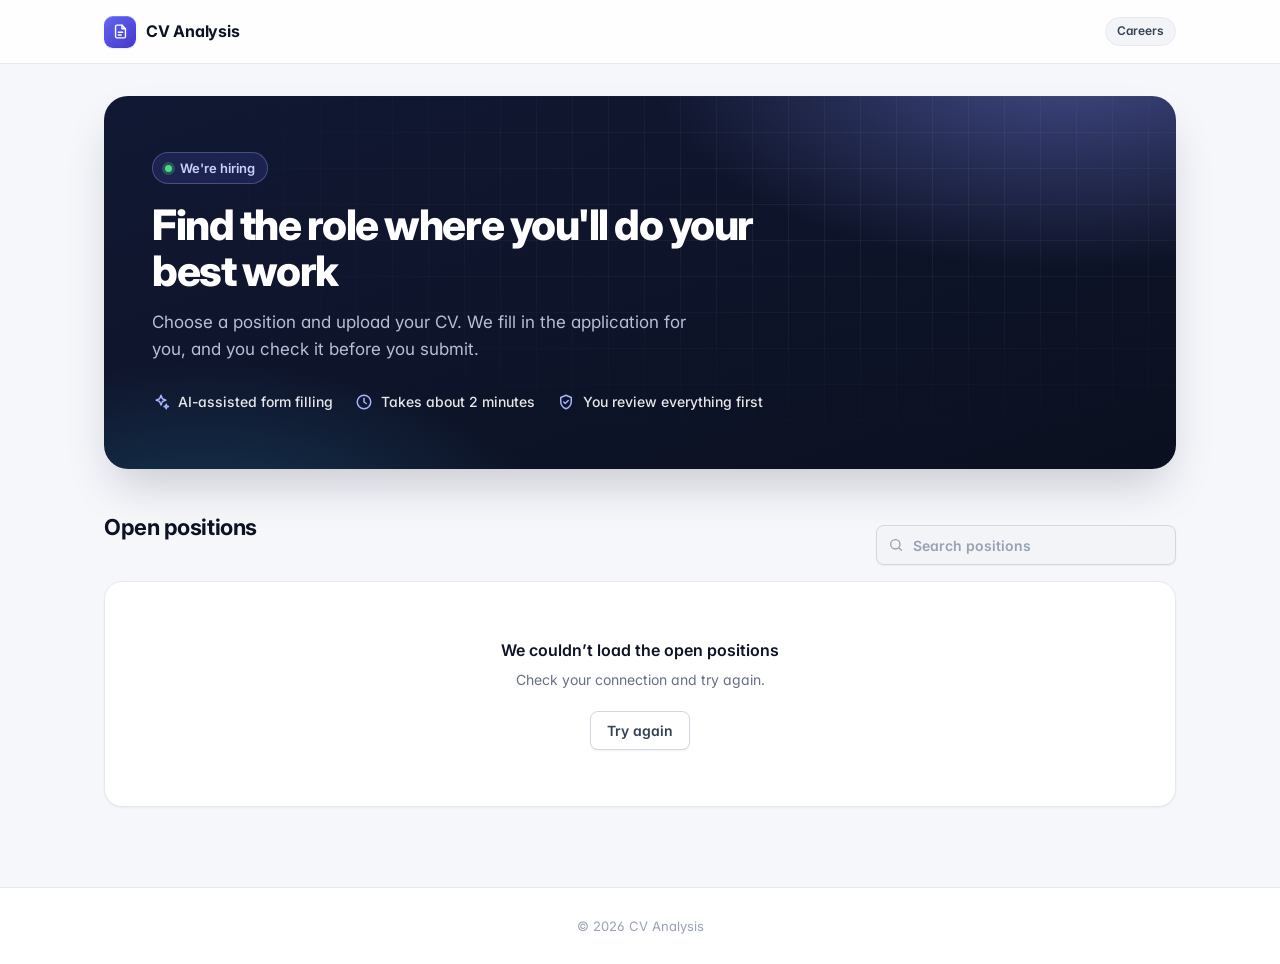
<file: frontend/index.html>
<!doctype html>
<html lang="en">

<head>
  <meta charset="utf-8">
  <meta name="viewport" content="width=device-width, initial-scale=1">
  <meta name="description" content="Browse open positions and apply in minutes. Upload your CV and we fill in the application for you.">
  <meta name="theme-color" content="#0b1020">
  <title>Careers | CV Analysis</title>
  <link rel="icon" href="data:image/svg+xml,%3Csvg xmlns='http://www.w3.org/2000/svg' viewBox='0 0 32 32'%3E%3Crect width='32' height='32' rx='8' fill='%234f46e5'/%3E%3Cpath d='M18.5 7H11a2 2 0 0 0-2 2v14a2 2 0 0 0 2 2h10a2 2 0 0 0 2-2V11.5z M18.5 7v4.5H23 M13 17h6 M13 21h4' fill='none' stroke='%23fff' stroke-width='1.8' stroke-linecap='round' stroke-linejoin='round'/%3E%3C/svg%3E">
  <link rel="preconnect" href="https://fonts.googleapis.com">
  <link rel="preconnect" href="https://fonts.gstatic.com" crossorigin>
  <link href="https://fonts.googleapis.com/css2?family=Inter:wght@400;500;600;700;800&display=swap" rel="stylesheet">
  <link rel="stylesheet" href="styles.css?v=16">
</head>

<body>
  <header class="top">
    <div class="top-inner">
      <a class="brand" href="index.html" aria-label="CV Analysis careers home">
        <span class="brand-mark" aria-hidden="true">
          <svg viewBox="0 0 24 24" fill="none" stroke="currentColor" stroke-width="2" stroke-linecap="round"
            stroke-linejoin="round">
            <path d="M14 3H7a2 2 0 0 0-2 2v14a2 2 0 0 0 2 2h10a2 2 0 0 0 2-2V8z" />
            <path d="M14 3v5h5M9 13h6M9 17h4" />
          </svg>
        </span>
        <span>CV Analysis</span>
      </a>
      <span class="tag">Careers</span>
    </div>
  </header>


  <main>
    <!-- Step 1: the list of open positions -->
    <section>
      <div class="hero">
        <div class="hero-content">
          <span class="hero-eyebrow">We're hiring</span>
          <h1>Find the role where you'll do your best work</h1>
          <p>Choose a position and upload your CV. We fill in the application for you, and you check it before you
            submit.</p>
          <ul class="hero-features">
            <li>
              <svg viewBox="0 0 24 24" fill="none" stroke="currentColor" stroke-width="2" stroke-linecap="round"
                stroke-linejoin="round" aria-hidden="true">
                <path
                  d="M12 3l1.9 4.6L18.5 9.5l-4.6 1.9L12 16l-1.9-4.6L5.5 9.5l4.6-1.9zM19 15l.8 2.2L22 18l-2.2.8L19 21l-.8-2.2L16 18l2.2-.8z" />
              </svg>
              AI-assisted form filling
            </li>
            <li>
              <svg viewBox="0 0 24 24" fill="none" stroke="currentColor" stroke-width="2" stroke-linecap="round"
                stroke-linejoin="round" aria-hidden="true">
                <circle cx="12" cy="12" r="9" />
                <path d="M12 7v5l3 2" />
              </svg>
              Takes about 2 minutes
            </li>
            <li>
              <svg viewBox="0 0 24 24" fill="none" stroke="currentColor" stroke-width="2" stroke-linecap="round"
                stroke-linejoin="round" aria-hidden="true">
                <path d="M12 3l7 3v5c0 4.5-3 8.5-7 10-4-1.5-7-5.5-7-10V6z" />
                <path d="M9 12l2 2 4-4" />
              </svg>
              You review everything first
            </li>
          </ul>
        </div>
      </div>

      <div class="list-head">
        <div>
          <h2 class="list-title">Open positions</h2>
          <p class="list-sub" id="jobs-count" aria-live="polite"></p>
        </div>
        <label class="search" for="jobs-search">
          <svg viewBox="0 0 24 24" fill="none" stroke="currentColor" stroke-width="2" stroke-linecap="round"
            stroke-linejoin="round" aria-hidden="true">
            <circle cx="11" cy="11" r="7" />
            <path d="M20 20l-3.5-3.5" />
          </svg>
          <span class="sr-only">Search positions</span>
          <input id="jobs-search" type="search" placeholder="Search positions" autocomplete="off" disabled>
        </label>
      </div>
      <div id="jobs-notice" class="notice info" role="status" hidden></div>
      <div id="jobs-list" class="job-list" aria-busy="true"></div>
    </section>
  </main>

  <footer class="foot">
    <span>&copy; <span id="year"></span> CV Analysis</span>
  </footer>

  <script src="config.js?v=16"></script>
  <script src="common.js?v=16"></script>
  <script src="careers.js?v=16"></script>
</body>

</html>
</file>
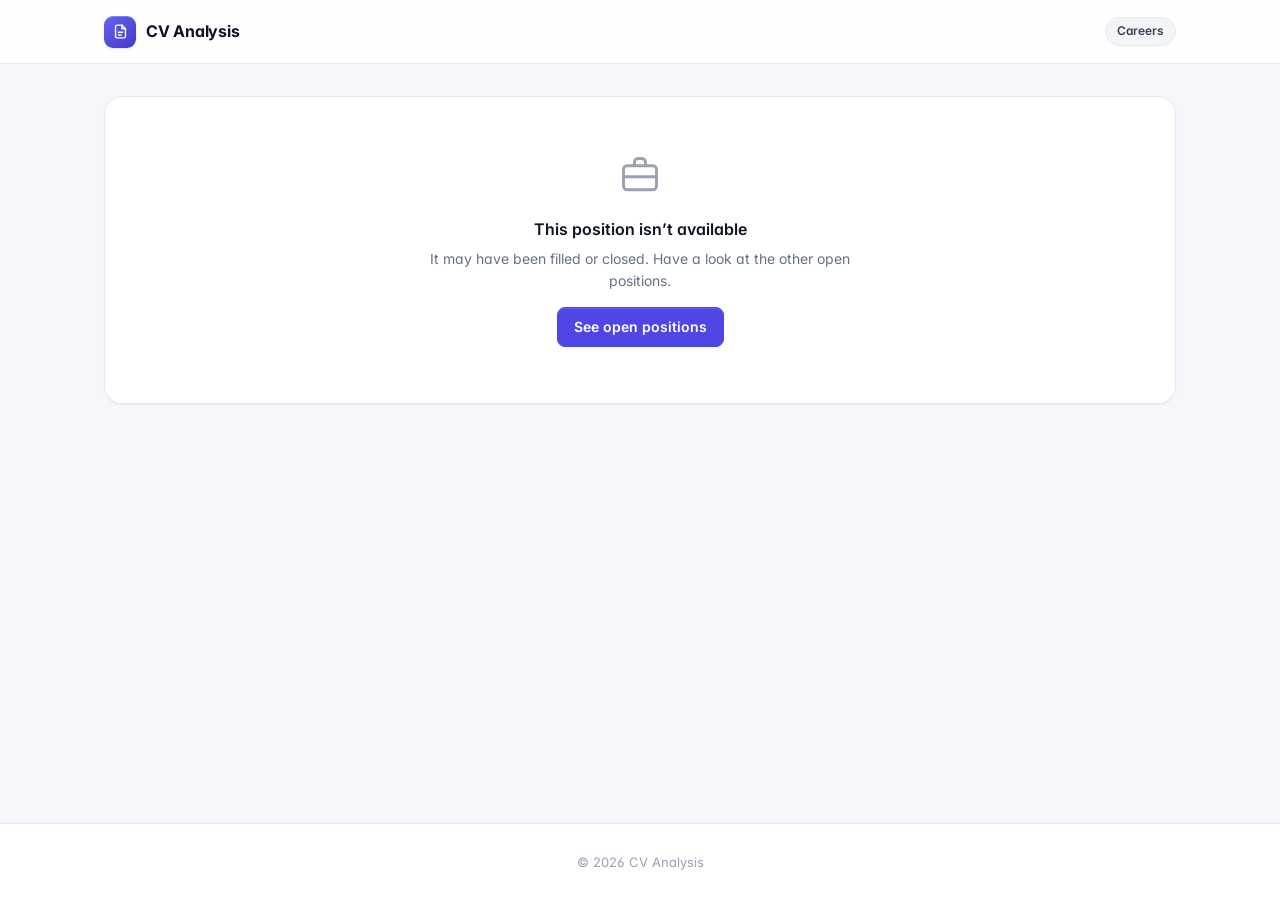
<file: frontend/apply.html>
<!doctype html>
<html lang="en">

<head>
  <meta charset="utf-8">
  <meta name="viewport" content="width=device-width, initial-scale=1">
  <meta name="description" content="Apply for a position in minutes. Upload your CV and we fill in the application for you.">
  <meta name="theme-color" content="#0b1020">
  <title>Apply | CV Analysis</title>
  <link rel="icon" href="data:image/svg+xml,%3Csvg xmlns='http://www.w3.org/2000/svg' viewBox='0 0 32 32'%3E%3Crect width='32' height='32' rx='8' fill='%234f46e5'/%3E%3Cpath d='M18.5 7H11a2 2 0 0 0-2 2v14a2 2 0 0 0 2 2h10a2 2 0 0 0 2-2V11.5z M18.5 7v4.5H23 M13 17h6 M13 21h4' fill='none' stroke='%23fff' stroke-width='1.8' stroke-linecap='round' stroke-linejoin='round'/%3E%3C/svg%3E">
  <link rel="preconnect" href="https://fonts.googleapis.com">
  <link rel="preconnect" href="https://fonts.gstatic.com" crossorigin>
  <link href="https://fonts.googleapis.com/css2?family=Inter:wght@400;500;600;700;800&display=swap" rel="stylesheet">
  <link rel="stylesheet" href="styles.css?v=16">
</head>

<body>
  <header class="top">
    <div class="top-inner">
      <a class="brand" href="index.html" aria-label="CV Analysis careers home">
        <span class="brand-mark" aria-hidden="true">
          <svg viewBox="0 0 24 24" fill="none" stroke="currentColor" stroke-width="2" stroke-linecap="round"
            stroke-linejoin="round">
            <path d="M14 3H7a2 2 0 0 0-2 2v14a2 2 0 0 0 2 2h10a2 2 0 0 0 2-2V8z" />
            <path d="M14 3v5h5M9 13h6M9 17h4" />
          </svg>
        </span>
        <span>CV Analysis</span>
      </a>
      <span class="tag">Careers</span>
    </div>
  </header>


  <main>
    <!-- Shown while the position is being loaded -->
    <section id="loading-view" class="boot">
      <span class="spinner lg" aria-hidden="true"></span>
      <span>Loading the position&hellip;</span>
    </section>

    <!-- Shown when the link has no valid position, or the position could not be loaded -->
    <section id="missing-view" hidden>
      <div class="card empty">
        <svg viewBox="0 0 24 24" fill="none" stroke="currentColor" stroke-width="1.6" stroke-linecap="round"
          stroke-linejoin="round" aria-hidden="true">
          <rect x="3" y="7" width="18" height="13" rx="2" />
          <path d="M9 7V5a2 2 0 0 1 2-2h2a2 2 0 0 1 2 2v2M3 13h18" />
        </svg>
        <p class="empty-title" id="missing-title"></p>
        <p id="missing-text"></p>
        <div class="empty-actions">
          <button type="button" class="ghost" id="retry-btn" hidden>Try again</button>
          <a class="btn" href="index.html">See open positions</a>
        </div>
      </div>
    </section>

    <!-- The application form: job summary on the left, form on the right -->
    <section id="apply-view" hidden>
      <a class="btn link-btn" id="back-btn" href="index.html">
        <svg viewBox="0 0 24 24" fill="none" stroke="currentColor" stroke-width="2" stroke-linecap="round"
          stroke-linejoin="round" aria-hidden="true">
          <path d="M15 18l-6-6 6-6" />
        </svg>
        All positions
      </a>

      <div class="apply-layout">
        <aside class="apply-aside">
          <div class="card job-summary">
            <div class="eyebrow">Applying for</div>
            <h1 id="apply-title"></h1>
            <div class="summary-label">Requirements</div>
            <p class="reqs" id="apply-reqs"></p>
          </div>

          <ol class="steps" id="steps" aria-label="Application progress">
            <li data-step="1"><span class="step-dot">1</span><span class="step-text"><strong>Upload your
                  CV</strong><small>PDF, up to 5 MB</small></span></li>
            <li data-step="2"><span class="step-dot">2</span><span class="step-text"><strong>Review your
                  details</strong><small>Check every field</small></span></li>
            <li data-step="3"><span class="step-dot">3</span><span
                class="step-text"><strong>Submit</strong><small>We'll be in touch</small></span></li>
          </ol>
        </aside>

        <div>
          <!-- Upload a CV and let the AI fill in the form -->
          <div class="card">
            <div class="card-head">
              <span class="icon-badge" aria-hidden="true">
                <svg viewBox="0 0 24 24" fill="none" stroke="currentColor" stroke-width="2" stroke-linecap="round"
                  stroke-linejoin="round">
                  <path
                    d="M12 3l1.9 4.6L18.5 9.5l-4.6 1.9L12 16l-1.9-4.6L5.5 9.5l4.6-1.9zM19 15l.8 2.2L22 18l-2.2.8L19 21l-.8-2.2L16 18l2.2-.8z" />
                </svg>
              </span>
              <div>
                <h2>Autofill from your CV <span class="optional">Optional</span></h2>
                <p class="hint">Upload your CV and we'll fill in the form and attach the file to your application.</p>
              </div>
            </div>
            <div id="drop-top" class="dropzone" tabindex="0" role="button"
              aria-label="Upload your CV to autofill the form">
              <span class="dz-icon" aria-hidden="true">
                <svg viewBox="0 0 24 24" fill="none" stroke="currentColor" stroke-width="1.8" stroke-linecap="round"
                  stroke-linejoin="round">
                  <path d="M12 16V4M7 9l5-5 5 5M4 16v2a2 2 0 0 0 2 2h12a2 2 0 0 0 2-2v-2" />
                </svg>
              </span>
              <strong>Drop your CV here to autofill the form</strong>
              <span><u>Click to browse</u> &middot; PDF only, up to 5 MB</span>
              <input type="file" id="input-top" accept="application/pdf,.pdf" hidden>
            </div>
            <div id="chip-top" class="file-chip" hidden>
              <span class="file-icon" aria-hidden="true">PDF</span>
              <span class="file-meta">
                <strong id="name-top"></strong>
                <span id="size-top"></span>
              </span>
              <span class="file-actions">
                <button type="button" class="ghost small" id="refill-btn">
                  <svg viewBox="0 0 24 24" fill="none" stroke="currentColor" stroke-width="2" stroke-linecap="round"
                    stroke-linejoin="round" aria-hidden="true">
                    <path d="M20 11a8 8 0 1 0-2.3 5.7M20 4v7h-7" />
                  </svg>
                  Refill form
                </button>
                <button type="button" class="ghost small danger" id="remove-top">Remove</button>
              </span>
            </div>
            <div id="fill-notice" class="notice info" role="status" aria-live="polite" hidden></div>
          </div>

          <form id="apply-form" class="card" novalidate>
            <div class="card-head">
              <span class="icon-badge" aria-hidden="true">
                <svg viewBox="0 0 24 24" fill="none" stroke="currentColor" stroke-width="2" stroke-linecap="round"
                  stroke-linejoin="round">
                  <circle cx="12" cy="8" r="4" />
                  <path d="M4 21a8 8 0 0 1 16 0" />
                </svg>
              </span>
              <div>
                <h2>Your details</h2>
                <p class="hint">Fields marked with <span class="req">*</span> are required.</p>
              </div>
            </div>

            <fieldset class="group">
              <legend>Contact</legend>
              <div class="grid">
                <div class="full">
                  <label for="full_name">Full name <span class="req">*</span></label>
                  <input id="full_name" name="full_name" required autocomplete="name" maxlength="120">
                </div>
                <div>
                  <label for="email">Email <span class="req">*</span></label>
                  <input id="email" name="email" type="email" required autocomplete="email" maxlength="160">
                </div>
                <div>
                  <label for="phone">Phone <span class="req">*</span></label>
                  <input id="phone" name="phone" type="tel" required autocomplete="tel" maxlength="40">
                </div>
              </div>
            </fieldset>

            <fieldset class="group">
              <legend>Experience</legend>
              <div class="grid">
                <div>
                  <label for="current_title">Current job title</label>
                  <input id="current_title" name="current_title" autocomplete="organization-title" maxlength="120">
                </div>
                <div>
                  <label for="years_experience">Years of experience</label>
                  <input id="years_experience" name="years_experience" type="number" min="0" max="60" step="0.1"
                    inputmode="decimal">
                </div>
              </div>
            </fieldset>

            <fieldset class="group">
              <legend>Education</legend>
              <div class="grid">
                <div class="full">
                  <label for="university">University</label>
                  <input id="university" name="university" maxlength="160">
                </div>
                <div>
                  <label for="degree">Degree</label>
                  <input id="degree" name="degree" maxlength="120">
                </div>
                <div>
                  <label for="graduation_year">Graduation year</label>
                  <input id="graduation_year" name="graduation_year" type="number" min="1950" max="2100" step="1"
                    inputmode="numeric">
                </div>
              </div>
            </fieldset>

            <fieldset class="group">
              <legend>Skills</legend>
              <label for="skills" class="sr-only">Skills</label>
              <textarea id="skills" name="skills" placeholder="e.g. Python, SQL, project management"></textarea>
            </fieldset>

            <hr class="divider">

            <!-- Attach the CV without touching the form -->
            <div class="card-head">
              <span class="icon-badge" aria-hidden="true">
                <svg viewBox="0 0 24 24" fill="none" stroke="currentColor" stroke-width="2" stroke-linecap="round"
                  stroke-linejoin="round">
                  <path
                    d="M21 12.5l-8.6 8.6a5.5 5.5 0 0 1-7.8-7.8l9-9a3.7 3.7 0 0 1 5.2 5.2l-9 9a1.8 1.8 0 0 1-2.6-2.6l8.3-8.3" />
                </svg>
              </span>
              <div>
                <h2>CV attachment <span class="req">*</span></h2>
                <p class="hint" id="attach-hint">Filled in the form yourself? Attach your CV here. It is sent with your
                  application and doesn't change the form.</p>
              </div>
            </div>
            <div id="drop-bottom" class="dropzone compact" tabindex="0" role="button" aria-label="Attach your CV">
              <span class="dz-icon" aria-hidden="true">
                <svg viewBox="0 0 24 24" fill="none" stroke="currentColor" stroke-width="1.8" stroke-linecap="round"
                  stroke-linejoin="round">
                  <path d="M12 16V4M7 9l5-5 5 5M4 16v2a2 2 0 0 0 2 2h12a2 2 0 0 0 2-2v-2" />
                </svg>
              </span>
              <strong>Drop your CV here to attach it</strong>
              <span><u>Click to browse</u> &middot; PDF only, up to 5 MB</span>
              <input type="file" id="input-bottom" accept="application/pdf,.pdf" hidden>
            </div>
            <div id="chip-bottom" class="file-chip" hidden>
              <span class="file-icon" aria-hidden="true">PDF</span>
              <span class="file-meta">
                <strong id="name-bottom"></strong>
                <span id="size-bottom"></span>
              </span>
              <span class="file-actions">
                <button type="button" class="ghost small danger" id="remove-bottom">Remove</button>
              </span>
            </div>
            <div id="apply-notice" class="notice info" role="status" aria-live="polite" hidden></div>

            <div class="form-footer">
              <p class="fine">By submitting, you agree that we store your details and CV to review your application.
              </p>
              <button type="submit" class="large" id="submit-btn">Submit application</button>
            </div>
          </form>
        </div>
      </div>
    </section>

    <!-- Confirmation after a successful submit -->
    <section id="done-view" hidden>
      <div class="card done">
        <div class="done-icon" aria-hidden="true">
          <svg viewBox="0 0 24 24" fill="none" stroke="currentColor" stroke-width="2.5" stroke-linecap="round"
            stroke-linejoin="round">
            <path d="M5 12.5l4.5 4.5L19 7.5" />
          </svg>
        </div>
        <h1>Application received</h1>
        <p>Thank you for applying<span id="done-job"></span>. Our team will review your application and get back to
          you by email.</p>
        <a class="btn" id="done-btn" href="index.html">Browse more positions</a>
      </div>
    </section>
  </main>

  <footer class="foot">
    <span>&copy; <span id="year"></span> CV Analysis</span>
  </footer>

  <script src="config.js?v=16"></script>
  <script src="common.js?v=16"></script>
  <script src="apply.js?v=16"></script>
</body>

</html>
</file>
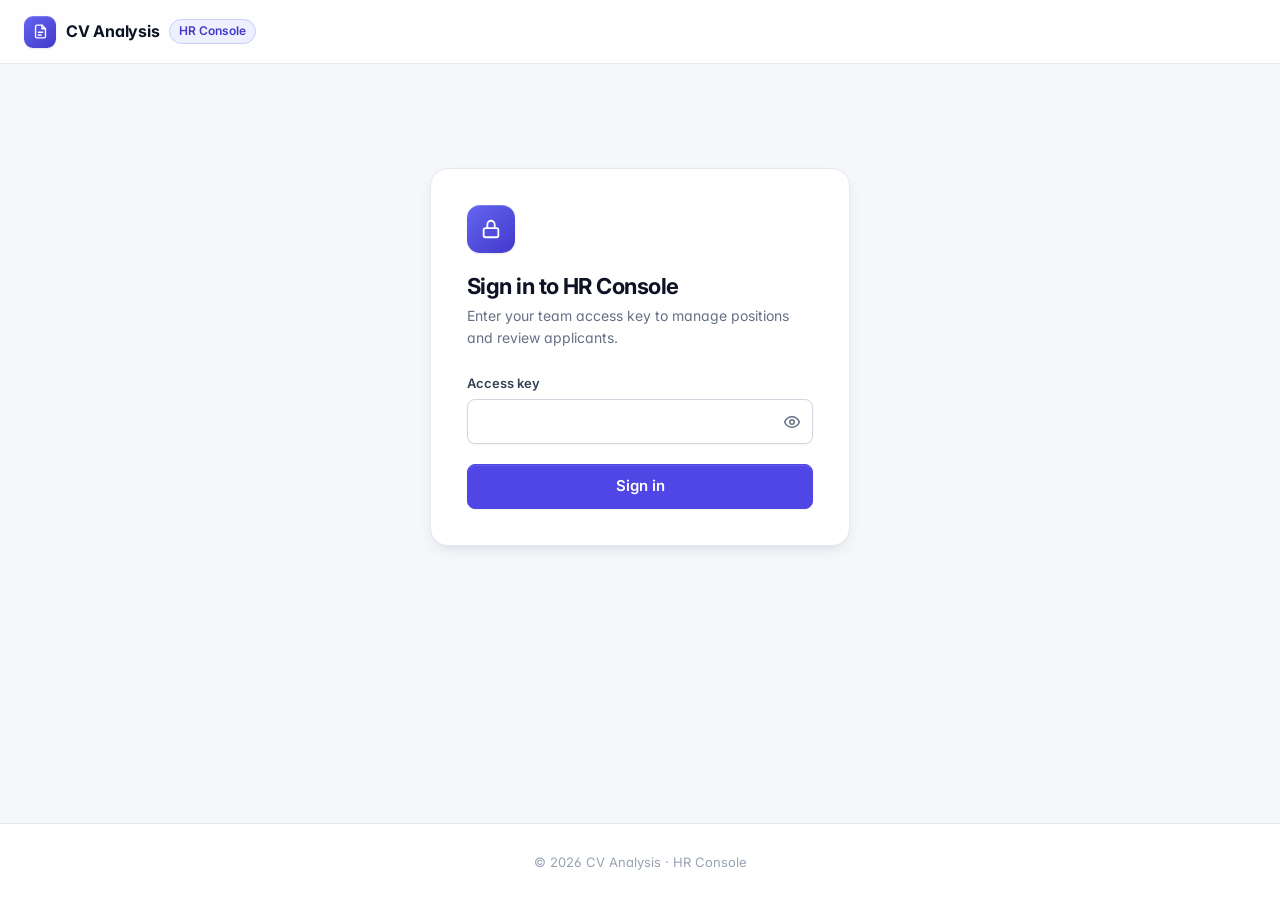
<file: frontend/hr.html>
<!doctype html>
<html lang="en">

<head>
  <meta charset="utf-8">
  <meta name="viewport" content="width=device-width, initial-scale=1">
  <meta name="robots" content="noindex, nofollow">
  <meta name="theme-color" content="#0b1020">
  <title>HR Console | CV Analysis</title>
  <link rel="icon"
    href="data:image/svg+xml,%3Csvg xmlns='http://www.w3.org/2000/svg' viewBox='0 0 32 32'%3E%3Crect width='32' height='32' rx='8' fill='%234f46e5'/%3E%3Cpath d='M18.5 7H11a2 2 0 0 0-2 2v14a2 2 0 0 0 2 2h10a2 2 0 0 0 2-2V11.5z M18.5 7v4.5H23 M13 17h6 M13 21h4' fill='none' stroke='%23fff' stroke-width='1.8' stroke-linecap='round' stroke-linejoin='round'/%3E%3C/svg%3E">
  <link rel="preconnect" href="https://fonts.googleapis.com">
  <link rel="preconnect" href="https://fonts.gstatic.com" crossorigin>
  <link href="https://fonts.googleapis.com/css2?family=Inter:wght@400;500;600;700;800&display=swap" rel="stylesheet">
  <link rel="stylesheet" href="styles.css?v=16">
</head>

<body>
  <header class="top">
    <div class="top-inner wide">
      <span class="brand">
        <span class="brand-mark" aria-hidden="true">
          <svg viewBox="0 0 24 24" fill="none" stroke="currentColor" stroke-width="2" stroke-linecap="round"
            stroke-linejoin="round">
            <path d="M14 3H7a2 2 0 0 0-2 2v14a2 2 0 0 0 2 2h10a2 2 0 0 0 2-2V8z" />
            <path d="M14 3v5h5M9 13h6M9 17h4" />
          </svg>
        </span>
        <span>CV Analysis</span>
        <small>HR Console</small>
      </span>
      <span class="top-actions">
        <button type="button" class="ghost small" id="logout-btn" hidden>
          <svg viewBox="0 0 24 24" fill="none" stroke="currentColor" stroke-width="2" stroke-linecap="round"
            stroke-linejoin="round" aria-hidden="true">
            <path d="M15 4h3a2 2 0 0 1 2 2v12a2 2 0 0 1-2 2h-3M10 17l-5-5 5-5M5 12h11" />
          </svg>
          Sign out
        </button>
      </span>
    </div>
  </header>

  <!-- Session check (shown while a saved key is verified) -->
  <main id="boot-view" class="boot" hidden>
    <span class="spinner lg" aria-hidden="true"></span>
    <span>Restoring your session&hellip;</span>
  </main>

  <!-- Login -->
  <main id="login-view">
    <form id="login-form" class="card login">
      <span class="brand-mark lg" aria-hidden="true">
        <svg viewBox="0 0 24 24" fill="none" stroke="currentColor" stroke-width="2" stroke-linecap="round"
          stroke-linejoin="round">
          <rect x="4" y="11" width="16" height="10" rx="2" />
          <path d="M8 11V7a4 4 0 0 1 8 0v4" />
        </svg>
      </span>
      <h1>Sign in to HR Console</h1>
      <p class="hint">Enter your team access key to manage positions and review applicants.</p>
      <label for="hr-key">Access key</label>
      <div class="password">
        <input id="hr-key" type="password" autocomplete="current-password" required spellcheck="false">
        <button type="button" class="icon-btn" id="toggle-key" aria-label="Show access key" aria-pressed="false">
          <svg viewBox="0 0 24 24" fill="none" stroke="currentColor" stroke-width="2" stroke-linecap="round"
            stroke-linejoin="round" aria-hidden="true">
            <path d="M2 12s3.5-7 10-7 10 7 10 7-3.5 7-10 7S2 12 2 12z" />
            <circle cx="12" cy="12" r="3" />
          </svg>
        </button>
      </div>
      <div id="login-notice" class="notice error" role="alert" hidden></div>
      <button type="submit" class="large block" id="login-btn">Sign in</button>
    </form>
  </main>

  <!-- Dashboard -->
  <main id="dash-view" class="wide" hidden>
    <div class="layout">
      <!-- Positions bar: title, "New" button, one chip per position, and a filter -->
      <section class="positions-bar">
        <div class="positions-head">
          <div>
            <div class="panel-title">Positions</div>
            <div class="sub" id="job-count"></div>
          </div>
          <button type="button" class="small" id="new-job-btn">
            <svg viewBox="0 0 24 24" fill="none" stroke="currentColor" stroke-width="2.4" stroke-linecap="round"
              stroke-linejoin="round" aria-hidden="true">
              <path d="M12 5v14M5 12h14" />
            </svg>
            New
          </button>
        </div>
        <label class="search" for="job-search">
          <svg viewBox="0 0 24 24" fill="none" stroke="currentColor" stroke-width="2" stroke-linecap="round"
            stroke-linejoin="round" aria-hidden="true">
            <circle cx="11" cy="11" r="7" />
            <path d="M20 20l-3.5-3.5" />
          </svg>
          <span class="sr-only">Filter positions</span>
          <input id="job-search" type="search" placeholder="Filter positions" autocomplete="off">
        </label>
        <nav id="job-list" class="job-nav" aria-label="Positions"></nav>
      </section>

      <section class="content">
        <!-- Shown until a position is picked -->
        <div id="empty-state" class="card empty">
          <svg viewBox="0 0 24 24" fill="none" stroke="currentColor" stroke-width="1.6" stroke-linecap="round"
            stroke-linejoin="round" aria-hidden="true">
            <circle cx="9" cy="8" r="3.5" />
            <path d="M2.5 20a6.5 6.5 0 0 1 13 0M16 4.6a3.5 3.5 0 0 1 0 6.8M18 14.5a6.5 6.5 0 0 1 3.5 5.5" />
          </svg>
          <p class="empty-title">Select a position</p>
          <p>Choose a position above to see its applicants, or create a new one.</p>
        </div>

        <!-- The selected position and its applicants -->
        <div id="job-panel" hidden>
          <div class="toolbar">
            <div class="toolbar-text">
              <div class="eyebrow">Position</div>
              <h1 id="panel-title"></h1>
              <p class="reqs clamp" id="panel-reqs"></p>
              <button type="button" class="link-btn small" id="reqs-toggle" hidden>Show full requirements</button>
            </div>
            <div class="toolbar-actions">
              <button type="button" class="ghost" id="refresh-btn" aria-label="Refresh applicants">
                <svg viewBox="0 0 24 24" fill="none" stroke="currentColor" stroke-width="2" stroke-linecap="round"
                  stroke-linejoin="round" aria-hidden="true">
                  <path d="M20 11a8 8 0 1 0-2.3 5.7M20 4v7h-7" />
                </svg>
                Refresh
              </button>
              <button type="button" id="screen-btn" disabled>
                <svg viewBox="0 0 24 24" fill="none" stroke="currentColor" stroke-width="2" stroke-linecap="round"
                  stroke-linejoin="round" aria-hidden="true">
                  <path
                    d="M12 3l1.9 4.6L18.5 9.5l-4.6 1.9L12 16l-1.9-4.6L5.5 9.5l4.6-1.9zM19 15l.8 2.2L22 18l-2.2.8L19 21l-.8-2.2L16 18l2.2-.8z" />
                </svg>
                Screen with AI
              </button>
            </div>
          </div>

          <!-- Stat cards: clicking one filters the table -->
          <div class="stats" id="stats">
            <button type="button" class="stat all" data-filter="all">
              <span class="stat-label">All applicants</span><span class="stat-value" id="stat-total">&ndash;</span>
            </button>
            <button type="button" class="stat accepted" data-filter="accepted">
              <span class="stat-label">Accepted</span><span class="stat-value" id="stat-accepted">&ndash;</span>
            </button>
            <button type="button" class="stat rejected" data-filter="rejected">
              <span class="stat-label">Rejected</span><span class="stat-value" id="stat-rejected">&ndash;</span>
            </button>
            <button type="button" class="stat pending" data-filter="pending">
              <span class="stat-label">Not screened</span><span class="stat-value" id="stat-pending">&ndash;</span>
            </button>
          </div>

          <div id="panel-notice" class="notice info" role="status" aria-live="polite" hidden></div>

          <div class="card table-card">
            <div class="table-tools">
              <div class="segmented" role="group" aria-label="Filter by result" id="filters">
                <button type="button" data-filter="all" class="all active" aria-pressed="true">
                  All <span class="seg-count" data-count="all">0</span>
                </button>
                <button type="button" data-filter="accepted" class="accepted" aria-pressed="false">
                  Accepted <span class="seg-count" data-count="accepted">0</span>
                </button>
                <button type="button" data-filter="rejected" class="rejected" aria-pressed="false">
                  Rejected <span class="seg-count" data-count="rejected">0</span>
                </button>
                <button type="button" data-filter="pending" class="pending" aria-pressed="false">
                  Not screened <span class="seg-count" data-count="pending">0</span>
                </button>
              </div>
              <label class="search" for="cand-search">
                <svg viewBox="0 0 24 24" fill="none" stroke="currentColor" stroke-width="2" stroke-linecap="round"
                  stroke-linejoin="round" aria-hidden="true">
                  <circle cx="11" cy="11" r="7" />
                  <path d="M20 20l-3.5-3.5" />
                </svg>
                <span class="sr-only">Search applicants</span>
                <input id="cand-search" type="search" placeholder="Search name, email, skills" autocomplete="off">
              </label>
            </div>
            <div class="table-wrap">
              <table>
                <thead>
                  <tr>
                    <th scope="col" class="col-num">No.</th>
                    <th scope="col">Candidate</th>
                    <th scope="col">Profile</th>
                    <th scope="col">Result</th>
                    <th scope="col">AI reasoning</th>
                    <th scope="col"><span class="sr-only">CV</span></th>
                  </tr>
                </thead>
                <tbody id="cand-body"></tbody>
              </table>
            </div>
          </div>
        </div>
      </section>
    </div>
  </main>

  <!-- New position dialog -->
  <dialog id="job-dialog" aria-labelledby="job-dialog-title">
    <form id="job-form" novalidate>
      <div class="dialog-head">
        <div>
          <h2 id="job-dialog-title">New position</h2>
          <p class="hint">It is published on the careers page right away.</p>
        </div>
        <button type="button" class="icon-btn" id="job-cancel-x" aria-label="Close">
          <svg viewBox="0 0 24 24" fill="none" stroke="currentColor" stroke-width="2" stroke-linecap="round"
            stroke-linejoin="round" aria-hidden="true">
            <path d="M6 6l12 12M18 6L6 18" />
          </svg>
        </button>
      </div>
      <div class="dialog-body">
        <label for="job-title">Job title <span class="req">*</span></label>
        <input id="job-title" required maxlength="140" placeholder="e.g. Senior Backend Engineer">
        <label for="job-reqs" class="mt">Requirements <span class="req">*</span></label>
        <textarea id="job-reqs" required rows="6"
          placeholder="List the skills, experience and education you are looking for. The AI screening compares applicants against this text."></textarea>
        <div id="job-notice" class="notice error" role="alert" hidden></div>
      </div>
      <div class="dialog-foot">
        <button type="button" class="ghost" id="job-cancel">Cancel</button>
        <button type="submit" id="job-btn">Publish position</button>
      </div>
    </form>
  </dialog>

  <footer class="foot">
    <span>&copy; <span id="year"></span> CV Analysis &middot; HR Console</span>
  </footer>

  <script src="config.js?v=16"></script>
  <script src="common.js?v=16"></script>
  <script src="hr.js?v=16"></script>
</body>

</html>
</file>
<file: frontend/styles.css>
/* =========================================================
   CV Analysis: shared styles for the careers page and HR console
   ========================================================= */

/* ---------- Tokens ---------- */
:root {
  --bg: #f6f7fb;
  --surface: #ffffff;
  --surface-2: #f9fafc;
  --surface-3: #f2f4f8;
  --border: #e6e9f0;
  --border-strong: #d2d7e2;
  --text: #0d1324;
  --text-2: #344054;
  --muted: #667085;
  --subtle: #98a2b3;

  --accent: #4f46e5;
  --accent-hover: #4338ca;
  --accent-soft: #eef0ff;
  --accent-border: #c9ccfb;
  --ring: 0 0 0 4px rgba(79, 70, 229, 0.18);

  --ok: #067647;
  --ok-solid: #12b76a;
  --ok-soft: #ecfdf3;
  --ok-border: #abefc6;
  --bad: #b42318;
  --bad-solid: #f04438;
  --bad-soft: #fef3f2;
  --bad-border: #fecdca;
  --warn: #93370d;
  --warn-soft: #fffaeb;
  --warn-border: #fedf89;
  --info: #3538cd;
  --info-soft: #eef4ff;
  --info-border: #c7d7fe;

  --radius-lg: 18px;
  --radius: 12px;
  --radius-sm: 8px;

  --shadow-xs: 0 1px 2px rgba(16, 24, 40, 0.05);
  --shadow-sm: 0 1px 3px rgba(16, 24, 40, 0.07), 0 1px 2px rgba(16, 24, 40, 0.04);
  --shadow-md: 0 6px 16px -4px rgba(16, 24, 40, 0.1), 0 2px 4px -2px rgba(16, 24, 40, 0.05);
  --shadow-lg: 0 24px 48px -12px rgba(16, 24, 40, 0.22);

  --header-h: 64px;
  --font: "Inter", -apple-system, BlinkMacSystemFont, "Segoe UI", Roboto, "Helvetica Neue", Arial, sans-serif;
}

/* ---------- Base ---------- */
*, *::before, *::after { box-sizing: border-box; }
[hidden] { display: none !important; }

html { -webkit-text-size-adjust: 100%; scroll-padding-top: calc(var(--header-h) + 16px); }
body {
  margin: 0;
  min-height: 100vh;
  display: flex;
  flex-direction: column;
  background: var(--bg);
  color: var(--text);
  font: 15px/1.55 var(--font);
  font-feature-settings: "cv11", "ss01";
  -webkit-font-smoothing: antialiased;
  -moz-osx-font-smoothing: grayscale;
}
::selection { background: rgba(79, 70, 229, 0.18); }
a { color: var(--accent); }
svg { flex: none; }

.sr-only {
  position: absolute !important; width: 1px; height: 1px; padding: 0; margin: -1px;
  overflow: hidden; clip: rect(0, 0, 0, 0); white-space: nowrap; border: 0;
}

@media (prefers-reduced-motion: reduce) {
  *, *::before, *::after { animation-duration: 0.01ms !important; animation-iteration-count: 1 !important; transition-duration: 0.01ms !important; scroll-behavior: auto !important; }
}

/* ---------- Header and footer ---------- */
header.top {
  position: sticky;
  top: 0;
  z-index: 20;
  height: var(--header-h);
  background: rgba(255, 255, 255, 0.85);
  -webkit-backdrop-filter: saturate(180%) blur(12px);
  backdrop-filter: saturate(180%) blur(12px);
  border-bottom: 1px solid var(--border);
}
.top-inner {
  height: 100%;
  max-width: 1120px;
  margin: 0 auto;
  padding: 0 24px;
  display: flex;
  align-items: center;
  justify-content: space-between;
  gap: 12px;
}
.top-inner.wide { max-width: 1600px; }

.brand {
  display: inline-flex; align-items: center; gap: 10px;
  font-weight: 700; font-size: 16px; letter-spacing: -0.015em;
  color: var(--text); text-decoration: none;
}
.brand-mark {
  width: 32px; height: 32px; border-radius: 9px;
  display: inline-grid; place-items: center;
  background: linear-gradient(140deg, #6366f1 0%, #4338ca 100%);
  color: #fff;
  box-shadow: 0 1px 2px rgba(16, 24, 40, 0.1), inset 0 1px 0 rgba(255, 255, 255, 0.2);
}
.brand-mark svg { width: 17px; height: 17px; }
.brand-mark.lg { width: 48px; height: 48px; border-radius: 13px; }
.brand-mark.lg svg { width: 22px; height: 22px; }
.brand small {
  font-weight: 600; font-size: 12px; color: var(--accent-hover);
  background: var(--accent-soft); border: 1px solid var(--accent-border);
  padding: 2px 9px; border-radius: 999px; letter-spacing: 0;
}
.top-actions { display: flex; align-items: center; gap: 12px; }
.tag {
  font-size: 12px; font-weight: 600; color: var(--text-2);
  background: var(--surface-3); border: 1px solid var(--border);
  padding: 4px 11px; border-radius: 999px;
}

footer.foot {
  margin-top: auto;
  padding: 28px 16px;
  text-align: center;
  color: var(--subtle);
  font-size: 13px;
  border-top: 1px solid var(--border);
  background: var(--surface);
}

/* ---------- Layout and type ---------- */
main { width: 100%; max-width: 1120px; margin: 0 auto; padding: 32px 24px 64px; }
main.wide { max-width: 1600px; }

h1 { font-size: 28px; line-height: 1.2; margin: 0 0 8px; letter-spacing: -0.025em; font-weight: 700; }
h2 { font-size: 17px; line-height: 1.35; margin: 0 0 4px; letter-spacing: -0.015em; font-weight: 650; }
h3 { font-size: 16px; line-height: 1.4; margin: 0 0 4px; font-weight: 600; }
.mt { margin-top: 16px; }
.hint { color: var(--muted); font-size: 14px; margin: 0; }
.sub { color: var(--muted); font-size: 13px; font-weight: 400; }
.strong { font-weight: 600; color: var(--text); }
.req { color: var(--bad-solid); }
.eyebrow { font-size: 12px; font-weight: 600; text-transform: uppercase; letter-spacing: 0.08em; color: var(--accent); margin-bottom: 6px; }
.reqs { white-space: pre-line; color: var(--text-2); font-size: 14px; line-height: 1.65; margin: 0; overflow-wrap: anywhere; }
.reqs.clamp { display: -webkit-box; -webkit-line-clamp: 3; line-clamp: 3; -webkit-box-orient: vertical; overflow: hidden; }

/* ---------- Cards ---------- */
.card {
  background: var(--surface);
  border: 1px solid var(--border);
  border-radius: var(--radius-lg);
  box-shadow: var(--shadow-xs);
  padding: 24px;
  margin-bottom: 16px;
}
.card-head { display: flex; align-items: flex-start; gap: 14px; margin-bottom: 18px; }
.card-head > div { min-width: 0; }
.card-head h2 { margin: 0 0 2px; }
.icon-badge {
  flex: none; width: 40px; height: 40px; border-radius: 11px;
  display: grid; place-items: center;
  background: var(--accent-soft); color: var(--accent);
  border: 1px solid var(--accent-border);
}
.icon-badge svg { width: 19px; height: 19px; }

.empty { text-align: center; padding: 56px 24px; color: var(--muted); }
.empty svg { width: 44px; height: 44px; color: var(--subtle); margin-bottom: 14px; }
.empty p { margin: 0 auto 4px; max-width: 420px; font-size: 14px; }
.empty .empty-title { font-size: 16px; font-weight: 600; color: var(--text); margin-bottom: 6px; }
.empty button { margin-top: 16px; }
.empty-actions { display: flex; justify-content: center; gap: 10px; flex-wrap: wrap; margin-top: 16px; }
.empty-actions button { margin-top: 0; }

/* ---------- Buttons ---------- */
/* .btn lets a link look exactly like a button (e.g. "Apply", which is a real link to apply.html). */
button, .btn {
  display: inline-flex; align-items: center; justify-content: center; gap: 8px;
  font: inherit;
  font-size: 14px;
  font-weight: 600;
  line-height: 1.25;
  border: 1px solid var(--accent);
  border-radius: var(--radius-sm);
  padding: 10px 16px;
  cursor: pointer;
  background: var(--accent);
  color: #fff;
  box-shadow: var(--shadow-xs), inset 0 1px 0 rgba(255, 255, 255, 0.12);
  transition: background-color 0.15s, border-color 0.15s, color 0.15s, box-shadow 0.15s, transform 0.06s;
  white-space: nowrap;
  text-decoration: none;
}
button svg, .btn svg { width: 16px; height: 16px; }
button:hover, .btn:hover { background: var(--accent-hover); border-color: var(--accent-hover); }
button:active, .btn:active { transform: translateY(1px); }
button:focus-visible, .btn:focus-visible { outline: none; box-shadow: var(--ring); }
button:disabled { opacity: 0.5; cursor: not-allowed; transform: none; }
button.ghost { background: var(--surface); color: var(--text-2); border-color: var(--border-strong); box-shadow: var(--shadow-xs); }
button.ghost:hover:not(:disabled) { background: var(--surface-2); color: var(--text); border-color: #b9c0cf; }
button.ghost.danger:hover:not(:disabled) { color: var(--bad); border-color: var(--bad-border); background: var(--bad-soft); }
button.small { padding: 7px 12px; font-size: 13px; }
button.small svg { width: 14px; height: 14px; }
button.large { padding: 12px 22px; font-size: 15px; }
button.block { width: 100%; }
.link-btn, button.link-btn {
  background: none; border: 0; box-shadow: none; padding: 6px 2px; color: var(--muted); font-weight: 500;
}
.link-btn:hover, button.link-btn:hover { background: none; color: var(--accent); }
.link-btn.small { padding: 4px 0; font-size: 13px; color: var(--accent); }
.icon-btn, button.icon-btn {
  width: 36px; height: 36px; padding: 0; border-radius: var(--radius-sm);
  background: transparent; border-color: transparent; color: var(--muted); box-shadow: none;
}
.icon-btn:hover, button.icon-btn:hover { background: var(--surface-3); border-color: transparent; color: var(--text); }
.icon-btn svg { width: 18px; height: 18px; }

/* ---------- Forms ---------- */
label { display: block; font-size: 13px; font-weight: 600; margin-bottom: 6px; color: var(--text-2); }
input, textarea {
  width: 100%;
  font: inherit;
  font-size: 15px;
  padding: 10px 13px;
  border: 1px solid var(--border-strong);
  border-radius: var(--radius-sm);
  background: var(--surface);
  color: var(--text);
  box-shadow: var(--shadow-xs);
  transition: border-color 0.15s, box-shadow 0.15s;
}
input::placeholder, textarea::placeholder { color: var(--subtle); }
input:hover, textarea:hover { border-color: #b9c0cf; }
input:focus, textarea:focus { outline: none; border-color: var(--accent); box-shadow: var(--ring); }
input:user-invalid, textarea:user-invalid { border-color: var(--bad-solid); }
input:user-invalid:focus, textarea:user-invalid:focus { box-shadow: 0 0 0 4px rgba(240, 68, 56, 0.15); }
input:disabled { background: var(--surface-3); cursor: not-allowed; }
textarea { resize: vertical; min-height: 96px; line-height: 1.55; }
input[type="number"] { -moz-appearance: textfield; appearance: textfield; }
input[type="number"]::-webkit-inner-spin-button, input[type="number"]::-webkit-outer-spin-button { -webkit-appearance: none; margin: 0; }

.grid { display: grid; grid-template-columns: 1fr 1fr; gap: 16px 18px; }
.grid .full { grid-column: 1 / -1; }

fieldset.group { border: 0; margin: 0; padding: 20px 0 0; border-top: 1px solid var(--border); }
fieldset.group + fieldset.group { margin-top: 22px; }
fieldset.group legend {
  float: left; width: 100%; padding: 0; margin: 0 0 14px;
  font-size: 12px; font-weight: 600; text-transform: uppercase; letter-spacing: 0.08em; color: var(--muted);
}
fieldset.group legend + * { clear: both; }

.search { position: relative; display: block; margin: 0; }
.search svg { position: absolute; left: 12px; top: 50%; transform: translateY(-50%); width: 16px; height: 16px; color: var(--subtle); pointer-events: none; }
.search input { padding-left: 36px; font-size: 14px; height: 40px; }

.password { position: relative; }
.password input { padding-right: 46px; }
.password .icon-btn { position: absolute; right: 3px; top: 50%; transform: translateY(-50%); }
.password .icon-btn:active { transform: translateY(-50%); }

/* ---------- Notices ---------- */
.notice {
  display: flex; align-items: flex-start; gap: 10px;
  border-radius: var(--radius-sm);
  padding: 12px 14px;
  margin: 14px 0;
  font-size: 14px;
  line-height: 1.5;
  border: 1px solid transparent;
}
.notice::before {
  content: ""; flex: none; width: 18px; height: 18px; margin-top: 1px;
  background: currentColor;
  -webkit-mask: var(--icon) center / contain no-repeat;
  mask: var(--icon) center / contain no-repeat;
}
.notice:has(> .spinner)::before { display: none; }
.notice .spinner { margin: 2px 0 0; }
.notice.info { background: var(--info-soft); color: var(--info); border-color: var(--info-border);
  --icon: url("data:image/svg+xml,%3Csvg xmlns='http://www.w3.org/2000/svg' viewBox='0 0 24 24' fill='none' stroke='black' stroke-width='2' stroke-linecap='round'%3E%3Ccircle cx='12' cy='12' r='9'/%3E%3Cpath d='M12 11v5M12 8h.01'/%3E%3C/svg%3E"); }
.notice.error { background: var(--bad-soft); color: var(--bad); border-color: var(--bad-border);
  --icon: url("data:image/svg+xml,%3Csvg xmlns='http://www.w3.org/2000/svg' viewBox='0 0 24 24' fill='none' stroke='black' stroke-width='2' stroke-linecap='round'%3E%3Ccircle cx='12' cy='12' r='9'/%3E%3Cpath d='M12 7.5v5.5M12 16.5h.01'/%3E%3C/svg%3E"); }
.notice.success { background: var(--ok-soft); color: var(--ok); border-color: var(--ok-border);
  --icon: url("data:image/svg+xml,%3Csvg xmlns='http://www.w3.org/2000/svg' viewBox='0 0 24 24' fill='none' stroke='black' stroke-width='2' stroke-linecap='round' stroke-linejoin='round'%3E%3Ccircle cx='12' cy='12' r='9'/%3E%3Cpath d='M8 12.5l3 3 5-6'/%3E%3C/svg%3E"); }
.notice.warn { background: var(--warn-soft); color: var(--warn); border-color: var(--warn-border);
  --icon: url("data:image/svg+xml,%3Csvg xmlns='http://www.w3.org/2000/svg' viewBox='0 0 24 24' fill='none' stroke='black' stroke-width='2' stroke-linecap='round' stroke-linejoin='round'%3E%3Cpath d='M12 3.5l9.5 16.5h-19z'/%3E%3Cpath d='M12 10v4M12 17h.01'/%3E%3C/svg%3E"); }

.spinner {
  display: inline-block; flex: none;
  width: 16px; height: 16px;
  border: 2px solid currentColor;
  border-right-color: transparent;
  border-radius: 50%;
  animation: spin 0.7s linear infinite;
}
.spinner.lg { width: 28px; height: 28px; border-width: 3px; color: var(--accent); }
@keyframes spin { to { transform: rotate(360deg); } }

/* Loading placeholders */
.skeleton, .skeleton-line {
  background: linear-gradient(90deg, var(--surface-3) 25%, #e9ecf3 50%, var(--surface-3) 75%);
  background-size: 200% 100%;
  animation: shimmer 1.3s ease-in-out infinite;
}
@keyframes shimmer { from { background-position: 200% 0; } to { background-position: -200% 0; } }
.skeleton-line { display: block; height: 10px; border-radius: 6px; width: 70%; }
.skeleton-row td { padding-top: 22px; padding-bottom: 22px; }

/* =========================================================
   Careers page
   ========================================================= */

.hero {
  position: relative;
  overflow: hidden;
  border-radius: 24px;
  padding: 56px 48px;
  color: #fff;
  background:
    radial-gradient(600px 300px at 90% -10%, rgba(129, 140, 248, 0.45), transparent 70%),
    radial-gradient(500px 260px at 10% 120%, rgba(56, 189, 248, 0.22), transparent 70%),
    linear-gradient(160deg, #111833 0%, #0b1020 100%);
  box-shadow: var(--shadow-lg);
  isolation: isolate;
}
.hero::before {
  content: "";
  position: absolute; inset: 0; z-index: -1;
  background-image:
    linear-gradient(rgba(255, 255, 255, 0.05) 1px, transparent 1px),
    linear-gradient(90deg, rgba(255, 255, 255, 0.05) 1px, transparent 1px);
  background-size: 36px 36px;
  -webkit-mask-image: radial-gradient(ellipse at 70% 30%, #000 10%, transparent 70%);
  mask-image: radial-gradient(ellipse at 70% 30%, #000 10%, transparent 70%);
}
.hero-content { max-width: 640px; }
.hero-eyebrow {
  display: inline-flex; align-items: center; gap: 8px;
  font-size: 13px; font-weight: 600; color: #c7d2fe;
  background: rgba(99, 102, 241, 0.16); border: 1px solid rgba(165, 180, 252, 0.3);
  padding: 5px 12px; border-radius: 999px; margin-bottom: 18px;
}
.hero-eyebrow::before { content: ""; width: 7px; height: 7px; border-radius: 50%; background: #4ade80; box-shadow: 0 0 0 3px rgba(74, 222, 128, 0.25); }
.hero h1 { font-size: 42px; line-height: 1.1; letter-spacing: -0.035em; margin-bottom: 14px; font-weight: 800; }
.hero p { margin: 0 0 28px; max-width: 560px; font-size: 17px; line-height: 1.6; color: rgba(226, 232, 255, 0.8); }
.hero-features { display: flex; flex-wrap: wrap; gap: 10px 22px; margin: 0; padding: 0; list-style: none; }
.hero-features li { display: inline-flex; align-items: center; gap: 8px; font-size: 14px; font-weight: 500; color: rgba(255, 255, 255, 0.9); }
.hero-features svg { width: 18px; height: 18px; color: #a5b4fc; }

.list-head { display: flex; align-items: flex-end; justify-content: space-between; gap: 16px; margin: 44px 0 16px; flex-wrap: wrap; }
.list-title { font-size: 22px; letter-spacing: -0.02em; margin: 0; font-weight: 700; }
.list-sub { margin: 2px 0 0; color: var(--muted); font-size: 14px; min-height: 1.5em; }
.list-head .search { width: 300px; max-width: 100%; }

.job-list { display: grid; gap: 12px; }
.job-card {
  display: grid;
  grid-template-columns: auto 1fr auto;
  align-items: start;
  gap: 18px;
  background: var(--surface);
  border: 1px solid var(--border);
  border-radius: var(--radius-lg);
  padding: 20px 22px;
  box-shadow: var(--shadow-xs);
  transition: border-color 0.15s, box-shadow 0.2s, transform 0.2s;
}
.job-card:hover { border-color: var(--accent-border); box-shadow: var(--shadow-md); transform: translateY(-1px); }
.job-card.skeleton { height: 96px; border-color: transparent; box-shadow: none; }
.job-icon {
  width: 48px; height: 48px; border-radius: 13px;
  background: var(--accent-soft) center / 22px no-repeat
    url("data:image/svg+xml,%3Csvg xmlns='http://www.w3.org/2000/svg' viewBox='0 0 24 24' fill='none' stroke='%234f46e5' stroke-width='2' stroke-linecap='round' stroke-linejoin='round'%3E%3Crect x='3' y='7' width='18' height='13' rx='2'/%3E%3Cpath d='M9 7V5a2 2 0 0 1 2-2h2a2 2 0 0 1 2 2v2M3 13h18'/%3E%3C/svg%3E");
  border: 1px solid var(--accent-border);
}
.job-main { min-width: 0; }
.job-title { font-size: 17px; font-weight: 650; letter-spacing: -0.01em; margin: 0 0 4px; overflow-wrap: anywhere; }
/* Two-line preview that slides open to the full text on hover (or tap). */
.job-reqs {
  margin: 0; color: var(--muted); font-size: 14px; line-height: 1.55;
  white-space: pre-line;
  overflow-wrap: anywhere;
  max-height: 3.1em; /* two lines */
  overflow: hidden;
  transition: max-height 0.35s ease, color 0.2s;
}
.job-card.expandable .job-reqs {
  -webkit-mask-image: linear-gradient(#000 45%, transparent);
  mask-image: linear-gradient(#000 45%, transparent);
}
.job-card.expandable { cursor: pointer; }
.job-card.expandable:is(:hover, :focus-within, .open) .job-reqs {
  max-height: var(--full, 40em);
  color: var(--text-2);
  -webkit-mask-image: none;
  mask-image: none;
}
.job-meta { display: flex; align-items: center; gap: 14px; margin-top: 8px; font-size: 12px; color: var(--subtle); font-weight: 500; }
.job-more { display: none; align-items: center; gap: 4px; color: var(--accent); font-weight: 600; }
.job-more::after {
  content: ""; width: 12px; height: 12px; background: currentColor;
  -webkit-mask: url("data:image/svg+xml,%3Csvg xmlns='http://www.w3.org/2000/svg' viewBox='0 0 24 24' fill='none' stroke='black' stroke-width='2.5' stroke-linecap='round' stroke-linejoin='round'%3E%3Cpath d='M6 9l6 6 6-6'/%3E%3C/svg%3E") center / contain no-repeat;
  mask: url("data:image/svg+xml,%3Csvg xmlns='http://www.w3.org/2000/svg' viewBox='0 0 24 24' fill='none' stroke='black' stroke-width='2.5' stroke-linecap='round' stroke-linejoin='round'%3E%3Cpath d='M6 9l6 6 6-6'/%3E%3C/svg%3E") center / contain no-repeat;
}
.job-card.expandable .job-more { display: inline-flex; }
.job-card.expandable:is(:hover, :focus-within, .open) .job-more { opacity: 0; }
.job-apply { margin-top: 4px; }
.job-apply .arrow { transition: transform 0.15s; }
.job-apply:hover .arrow { transform: translateX(3px); }

/* Application */
#back-btn { margin: -6px 0 14px -2px; }
#back-btn svg { width: 18px; height: 18px; }

.apply-layout { display: grid; grid-template-columns: 320px minmax(0, 1fr); gap: 24px; align-items: start; }
.apply-aside { position: sticky; top: calc(var(--header-h) + 24px); }
.job-summary h1 { font-size: 22px; margin-bottom: 18px; overflow-wrap: anywhere; }
.summary-label { font-size: 12px; font-weight: 600; text-transform: uppercase; letter-spacing: 0.08em; color: var(--muted); margin-bottom: 8px; padding-top: 16px; border-top: 1px solid var(--border); }
.job-summary .reqs { max-height: 40vh; overflow: auto; }

.steps { list-style: none; margin: 0; padding: 6px; background: var(--surface); border: 1px solid var(--border); border-radius: var(--radius-lg); box-shadow: var(--shadow-xs); }
.steps li { position: relative; display: flex; align-items: center; gap: 12px; padding: 12px; border-radius: var(--radius); color: var(--muted); }
.steps li + li::before { content: ""; position: absolute; left: 25px; top: -10px; height: 20px; width: 2px; background: var(--border); }
.steps li.done + li::before { background: var(--accent); }
.step-dot {
  position: relative; z-index: 1;
  flex: none; width: 28px; height: 28px; border-radius: 50%;
  display: grid; place-items: center;
  font-size: 13px; font-weight: 700;
  background: var(--surface); color: var(--subtle);
  border: 2px solid var(--border-strong);
  transition: all 0.2s;
}
.step-text { display: flex; flex-direction: column; line-height: 1.3; }
.step-text strong { font-size: 14px; font-weight: 600; color: var(--text-2); }
.step-text small { font-size: 12px; color: var(--subtle); }
.steps li.current { background: var(--accent-soft); }
.steps li.current .step-dot { background: var(--accent); border-color: var(--accent); color: #fff; box-shadow: 0 0 0 4px rgba(79, 70, 229, 0.15); }
.steps li.current .step-text strong { color: var(--accent-hover); }
.steps li.done .step-dot { background: var(--accent); border-color: var(--accent); color: transparent;
  background-image: url("data:image/svg+xml,%3Csvg xmlns='http://www.w3.org/2000/svg' viewBox='0 0 24 24' fill='none' stroke='white' stroke-width='3' stroke-linecap='round' stroke-linejoin='round'%3E%3Cpath d='M6 12.5l4 4 8-9'/%3E%3C/svg%3E");
  background-size: 14px; background-position: center; background-repeat: no-repeat; }
.steps li.done .step-text strong { color: var(--text); }

.optional {
  font-size: 11px; font-weight: 600; text-transform: uppercase; letter-spacing: 0.06em;
  color: var(--muted); background: var(--surface-3); border: 1px solid var(--border);
  border-radius: 999px; padding: 2px 8px; vertical-align: 2px; margin-left: 6px;
}
.divider { border: 0; border-top: 1px solid var(--border); margin: 28px 0 24px; }

.dropzone {
  display: flex; flex-direction: column; align-items: center; text-align: center;
  border: 1.5px dashed var(--border-strong);
  border-radius: var(--radius);
  padding: 32px 16px;
  background: var(--surface-2);
  cursor: pointer;
  transition: border-color 0.15s, background-color 0.15s, box-shadow 0.15s;
}
.dropzone:hover, .dropzone.over { border-color: var(--accent); background: var(--accent-soft); }
.dropzone:focus-visible { outline: none; border-color: var(--accent); box-shadow: var(--ring); }
.dropzone.over { border-style: solid; }
.dz-icon {
  width: 46px; height: 46px; border-radius: 50%;
  display: grid; place-items: center; margin-bottom: 12px;
  background: var(--surface); color: var(--accent);
  border: 1px solid var(--border); box-shadow: var(--shadow-xs);
}
.dz-icon svg { width: 22px; height: 22px; }
.dropzone strong { display: block; font-size: 15px; font-weight: 600; margin-bottom: 2px; }
.dropzone > span:last-of-type { color: var(--muted); font-size: 13px; }
.dropzone u { color: var(--accent); text-decoration: none; font-weight: 600; }
.dropzone.compact { padding: 22px 16px; }
.dropzone.compact .dz-icon { width: 38px; height: 38px; margin-bottom: 8px; }
.dropzone.compact .dz-icon svg { width: 18px; height: 18px; }

.file-chip {
  display: flex; align-items: center; gap: 14px;
  border: 1px solid var(--border); border-radius: var(--radius);
  padding: 12px 14px; background: var(--surface-2);
}
.file-icon {
  flex: none; display: grid; place-items: center;
  width: 40px; height: 46px; border-radius: 7px;
  background: var(--bad-soft); color: var(--bad); border: 1px solid var(--bad-border);
  font-size: 10px; font-weight: 800; letter-spacing: 0.04em;
}
.file-meta { flex: 1; min-width: 0; display: flex; flex-direction: column; }
.file-meta strong { font-size: 14px; font-weight: 600; overflow: hidden; text-overflow: ellipsis; white-space: nowrap; }
.file-meta span { color: var(--muted); font-size: 13px; }
.file-actions { display: flex; gap: 8px; flex-wrap: wrap; }

.form-footer {
  display: flex; align-items: center; justify-content: space-between; gap: 20px;
  margin-top: 24px; padding-top: 22px; border-top: 1px solid var(--border);
}
.fine { margin: 0; font-size: 12.5px; color: var(--subtle); max-width: 420px; }

.done { text-align: center; padding: 64px 24px; max-width: 560px; margin: 24px auto; box-shadow: var(--shadow-md); }
.done-icon {
  width: 72px; height: 72px; margin: 0 auto 22px; border-radius: 50%;
  display: grid; place-items: center;
  background: var(--ok-soft); color: var(--ok);
  box-shadow: 0 0 0 10px rgba(18, 183, 106, 0.08);
  animation: pop 0.4s cubic-bezier(0.2, 1.4, 0.4, 1);
}
.done-icon svg { width: 32px; height: 32px; }
.done h1 { font-size: 26px; }
.done p { max-width: 420px; margin: 0 auto 28px; color: var(--muted); }
@keyframes pop { from { transform: scale(0.6); opacity: 0; } to { transform: scale(1); opacity: 1; } }

/* =========================================================
   HR console
   ========================================================= */

.boot { display: flex; flex-direction: column; align-items: center; justify-content: center; gap: 14px; min-height: 50vh; color: var(--muted); font-size: 14px; }

.login { max-width: 420px; margin: 8vh auto 0; padding: 36px; box-shadow: var(--shadow-md); }
.login .brand-mark { margin-bottom: 20px; }
.login h1 { font-size: 22px; margin-bottom: 6px; }
.login .hint { margin-bottom: 24px; }
.login .notice { margin-bottom: 0; }
.login button[type="submit"] { margin-top: 20px; }

/* ---------- Positions bar ----------
   A compact bar on top; the applicants dashboard below it gets the full width. */
.layout { display: flex; flex-direction: column; gap: 16px; }

.positions-bar {
  display: grid;
  grid-template-columns: auto minmax(0, 1fr) 240px;
  align-items: center;
  gap: 10px 16px;
  background: var(--surface);
  border: 1px solid var(--border);
  border-radius: var(--radius-lg);
  box-shadow: var(--shadow-xs);
  padding: 10px 12px 10px 18px;
}
.positions-head { grid-column: 1; grid-row: 1; display: flex; align-items: center; gap: 14px; padding-right: 16px; border-right: 1px solid var(--border); }
.positions-head .sub { white-space: nowrap; }
.panel-title { font-size: 15px; font-weight: 700; letter-spacing: -0.01em; }
.positions-bar .search { grid-column: 3; grid-row: 1; }
.positions-bar .search input { height: 36px; }
.job-nav {
  grid-column: 2; grid-row: 1;
  display: flex; gap: 6px; align-items: center;
  overflow-x: auto; padding: 3px 2px;
  scrollbar-width: none;
}
.job-nav::-webkit-scrollbar { display: none; }
.nav-message { display: flex; align-items: center; gap: 10px; color: var(--muted); font-size: 13px; white-space: nowrap; }
.nav-message p { margin: 0; }

.job-item, button.job-item {
  flex: none;
  display: inline-flex; align-items: center;
  white-space: nowrap;
  background: var(--surface); color: var(--text-2);
  border: 1px solid var(--border); border-radius: 999px;
  padding: 7px 14px; box-shadow: none;
  font-size: 13px; font-weight: 600;
}
.job-item:hover, button.job-item:hover { background: var(--surface-3); border-color: var(--border-strong); color: var(--text); }
.job-item.active, button.job-item.active { background: var(--accent); border-color: var(--accent); color: #fff; box-shadow: 0 1px 2px rgba(79, 70, 229, 0.3); }
.job-item:active { transform: none; }
.job-item.skeleton { width: 150px; height: 34px; border: 0; }

/* ---------- Selected position ---------- */
.content { min-width: 0; }

.toolbar {
  display: flex; align-items: flex-start; justify-content: space-between; gap: 20px; flex-wrap: wrap;
  background: var(--surface);
  border: 1px solid var(--border);
  border-radius: var(--radius-lg);
  box-shadow: var(--shadow-xs);
  padding: 22px 24px;
  margin-bottom: 16px;
}
.toolbar-text { flex: 1; min-width: 260px; }
.toolbar h1 { font-size: 24px; margin-bottom: 8px; overflow-wrap: anywhere; }
.toolbar-actions { display: flex; gap: 10px; flex-wrap: wrap; }

/* Result colours: accepted = green, rejected = red, not screened = grey.
   Any element with one of these classes (stat card, filter, badge, table row...)
   picks up its colours from the --tone variables. */
.all                           { --tone: var(--accent);    --tone-text: var(--accent-hover); --tone-soft: var(--accent-soft); --tone-border: var(--accent-border); }
.accepted, .row-accepted       { --tone: var(--ok-solid);  --tone-text: var(--ok);           --tone-soft: var(--ok-soft);     --tone-border: var(--ok-border); }
.rejected, .row-rejected       { --tone: var(--bad-solid); --tone-text: var(--bad);          --tone-soft: var(--bad-soft);    --tone-border: var(--bad-border); }
.pending, .other,
.row-pending, .row-other       { --tone: #98a2b3;          --tone-text: #475467;             --tone-soft: #f2f4f7;            --tone-border: #d0d5dd; }

/* ---------- Stat cards (they double as filters) ---------- */
.stats { display: grid; grid-template-columns: repeat(4, minmax(0, 1fr)); gap: 12px; margin-bottom: 16px; }

.stat, button.stat {
  display: flex; flex-direction: column; align-items: flex-start; gap: 6px;
  text-align: left; white-space: normal;
  background: var(--surface); color: var(--text);
  border: 1px solid var(--border); border-top: 3px solid var(--tone);
  border-radius: var(--radius); box-shadow: var(--shadow-xs);
  padding: 14px 18px 16px;
  cursor: pointer;
}
button.stat:hover { background: var(--tone-soft); border-color: var(--tone-border); border-top-color: var(--tone); }
button.stat.active { background: var(--tone-soft); border-color: var(--tone); box-shadow: 0 0 0 1px var(--tone), var(--shadow-sm); }
button.stat:active { transform: none; }
.stat-label { display: inline-flex; align-items: center; gap: 7px; font-size: 13px; font-weight: 600; color: var(--tone-text); }
.stat-label::before { content: ""; width: 8px; height: 8px; border-radius: 50%; background: var(--tone); }
.stat-value { font-size: 30px; font-weight: 700; letter-spacing: -0.02em; line-height: 1.1; color: var(--tone-text); font-variant-numeric: tabular-nums; }
.stat.all .stat-value { color: var(--text); }

/* ---------- Applicants table ---------- */
.table-card { padding: 0; overflow: hidden; }
.table-tools { display: flex; align-items: center; justify-content: space-between; gap: 12px; flex-wrap: wrap; padding: 14px 16px; border-bottom: 1px solid var(--border); }
.table-tools .search { width: 280px; max-width: 100%; }

.segmented { display: inline-flex; padding: 3px; gap: 2px; background: var(--surface-3); border: 1px solid var(--border); border-radius: 10px; flex-wrap: wrap; }
.segmented button {
  background: transparent; border-color: transparent; color: var(--muted); box-shadow: none;
  padding: 6px 12px; font-size: 13px; font-weight: 600; border-radius: 7px;
}
.segmented button:hover { background: rgba(255, 255, 255, 0.6); border-color: transparent; color: var(--text); }
.segmented button.active { background: var(--surface); color: var(--tone-text); box-shadow: var(--shadow-sm); border-color: var(--tone-border); }
.segmented button:active { transform: none; }
.seg-count {
  min-width: 22px; padding: 1px 7px; border-radius: 999px;
  font-size: 12px; font-weight: 700; font-variant-numeric: tabular-nums; text-align: center;
  background: var(--tone-soft); color: var(--tone-text); border: 1px solid var(--tone-border);
}
.segmented button.active .seg-count { background: var(--tone); color: #fff; border-color: var(--tone); }

.table-wrap { overflow-x: auto; }
table { width: 100%; min-width: 800px; border-collapse: collapse; font-size: 14px; }
th, td { text-align: left; padding: 16px; border-bottom: 1px solid var(--border); vertical-align: top; }
th {
  position: sticky; top: 0;
  font-size: 12px; font-weight: 600; color: var(--muted);
  background: var(--surface-2); white-space: nowrap; padding-top: 11px; padding-bottom: 11px;
}
tbody tr:last-child td { border-bottom: 0; }
tbody tr { transition: background-color 0.12s; }
tbody tr:hover td { background: #fafbff; }
td .sub { margin-top: 2px; }
.table-message { padding: 48px 16px !important; text-align: center; color: var(--muted); }
tbody tr:hover .table-message { background: transparent; }

/* Column widths */
th.col-num, td.col-num { width: 52px; padding-left: 20px; padding-right: 0; }
td.col-num { font-size: 13px; font-weight: 700; color: var(--subtle); font-variant-numeric: tabular-nums; padding-top: 24px; }
td.profile { width: 17%; }
td.result { width: 130px; }
td.reason { min-width: 220px; color: var(--text-2); font-size: 13px; line-height: 1.6; }
td.cell-action { text-align: right; white-space: nowrap; width: 1%; padding-right: 20px; }

/* Each row shows its result colour on the left edge and on the avatar. */
tbody tr[class^="row-"] td:first-child { box-shadow: inset 4px 0 0 var(--tone); }

.person { display: flex; gap: 12px; align-items: flex-start; min-width: 180px; }
.person-text { min-width: 0; }
.avatar {
  flex: none; width: 36px; height: 36px; border-radius: 50%;
  display: grid; place-items: center;
  font-size: 13px; font-weight: 700;
  background: var(--tone-soft); color: var(--tone-text); border: 1px solid var(--tone-border);
}
a.link { display: block; color: var(--muted); text-decoration: none; white-space: nowrap; }
a.link:hover { color: var(--accent); text-decoration: underline; }

.badge {
  display: inline-flex; align-items: center; gap: 6px;
  padding: 3px 10px 3px 8px; border-radius: 999px;
  font-size: 12px; font-weight: 600; white-space: nowrap;
  background: var(--tone-soft); color: var(--tone-text); border: 1px solid var(--tone-border);
}
.badge::before { content: ""; width: 6px; height: 6px; border-radius: 50%; background: currentColor; }

.score { display: flex; align-items: center; gap: 8px; margin-top: 10px; }
.score-bar { flex: 1; max-width: 90px; height: 6px; border-radius: 999px; background: var(--surface-3); overflow: hidden; }
.score-fill { display: block; height: 100%; border-radius: inherit; background: var(--accent); }
.score-fill.accepted { background: var(--ok-solid); }
.score-fill.rejected { background: var(--bad-solid); }
.score-num { font-size: 13px; font-weight: 700; color: var(--text-2); font-variant-numeric: tabular-nums; }

/* ---------- New position dialog ---------- */
dialog {
  width: min(560px, calc(100vw - 32px));
  padding: 0;
  border: 1px solid var(--border);
  border-radius: var(--radius-lg);
  box-shadow: var(--shadow-lg);
  color: var(--text);
  background: var(--surface);
}
dialog[open] { animation: rise 0.18s ease-out; }
dialog::backdrop { background: rgba(13, 19, 36, 0.45); -webkit-backdrop-filter: blur(3px); backdrop-filter: blur(3px); }
@keyframes rise { from { opacity: 0; transform: translateY(8px) scale(0.98); } to { opacity: 1; transform: none; } }
.dialog-head { display: flex; justify-content: space-between; align-items: flex-start; gap: 12px; padding: 22px 24px 4px; }
.dialog-head h2 { font-size: 18px; }
.dialog-body { padding: 16px 24px 4px; }
.dialog-body .notice { margin-bottom: 0; }
.dialog-foot { display: flex; justify-content: flex-end; gap: 10px; padding: 20px 24px; margin-top: 16px; border-top: 1px solid var(--border); background: var(--surface-2); }

/* =========================================================
   Responsive
   ========================================================= */
@media (max-width: 1080px) {
  .stats { grid-template-columns: repeat(2, minmax(0, 1fr)); }
}
@media (max-width: 900px) {
  .apply-layout { grid-template-columns: 1fr; }
  .apply-aside { position: static; }
  .positions-bar { grid-template-columns: minmax(0, 1fr) 220px; padding: 12px 14px; }
  .positions-head { border-right: 0; padding-right: 0; }
  .positions-bar .search { grid-column: 2; }
  .job-nav { grid-column: 1 / -1; grid-row: 2; }
  .steps { display: flex; padding: 6px; gap: 4px; }
  .steps li { flex: 1; padding: 10px; }
  .steps li + li::before { display: none; }
  .step-text small { display: none; }
}
@media (max-width: 640px) {
  :root { --header-h: 58px; }
  main { padding: 20px 16px 48px; }
  .top-inner { padding: 0 16px; }
  .card { padding: 20px 18px; }
  .hero { padding: 36px 24px; border-radius: 20px; }
  .hero h1 { font-size: 30px; }
  .hero p { font-size: 15px; }
  .list-head { margin-top: 32px; }
  .list-head .search { width: 100%; }
  .grid { grid-template-columns: 1fr; }
  .job-card { grid-template-columns: auto 1fr; padding: 18px; gap: 14px; }
  .job-icon { width: 42px; height: 42px; }
  .job-apply { grid-column: 1 / -1; width: 100%; }
  .steps li { flex-direction: column; text-align: center; gap: 6px; }
  .step-text strong { font-size: 12px; }
  .file-chip { flex-wrap: wrap; }
  .file-actions { width: 100%; }
  .file-actions button { flex: 1; }
  .form-footer { flex-direction: column-reverse; align-items: stretch; text-align: center; }
  .form-footer .fine { max-width: none; }
  .brand small { display: none; }
  .toolbar { padding: 18px; }
  .toolbar-actions { width: 100%; }
  .toolbar-actions button { flex: 1; }
  .table-tools .search, .segmented { width: 100%; }
  .segmented button { flex: 1; }
  .login { padding: 28px 22px; margin-top: 4vh; }
  .positions-bar { grid-template-columns: 1fr; }
  .positions-head { justify-content: space-between; }
  .positions-bar .search { grid-column: 1; grid-row: 2; }
  .job-nav { grid-row: 3; }
}
</file>
